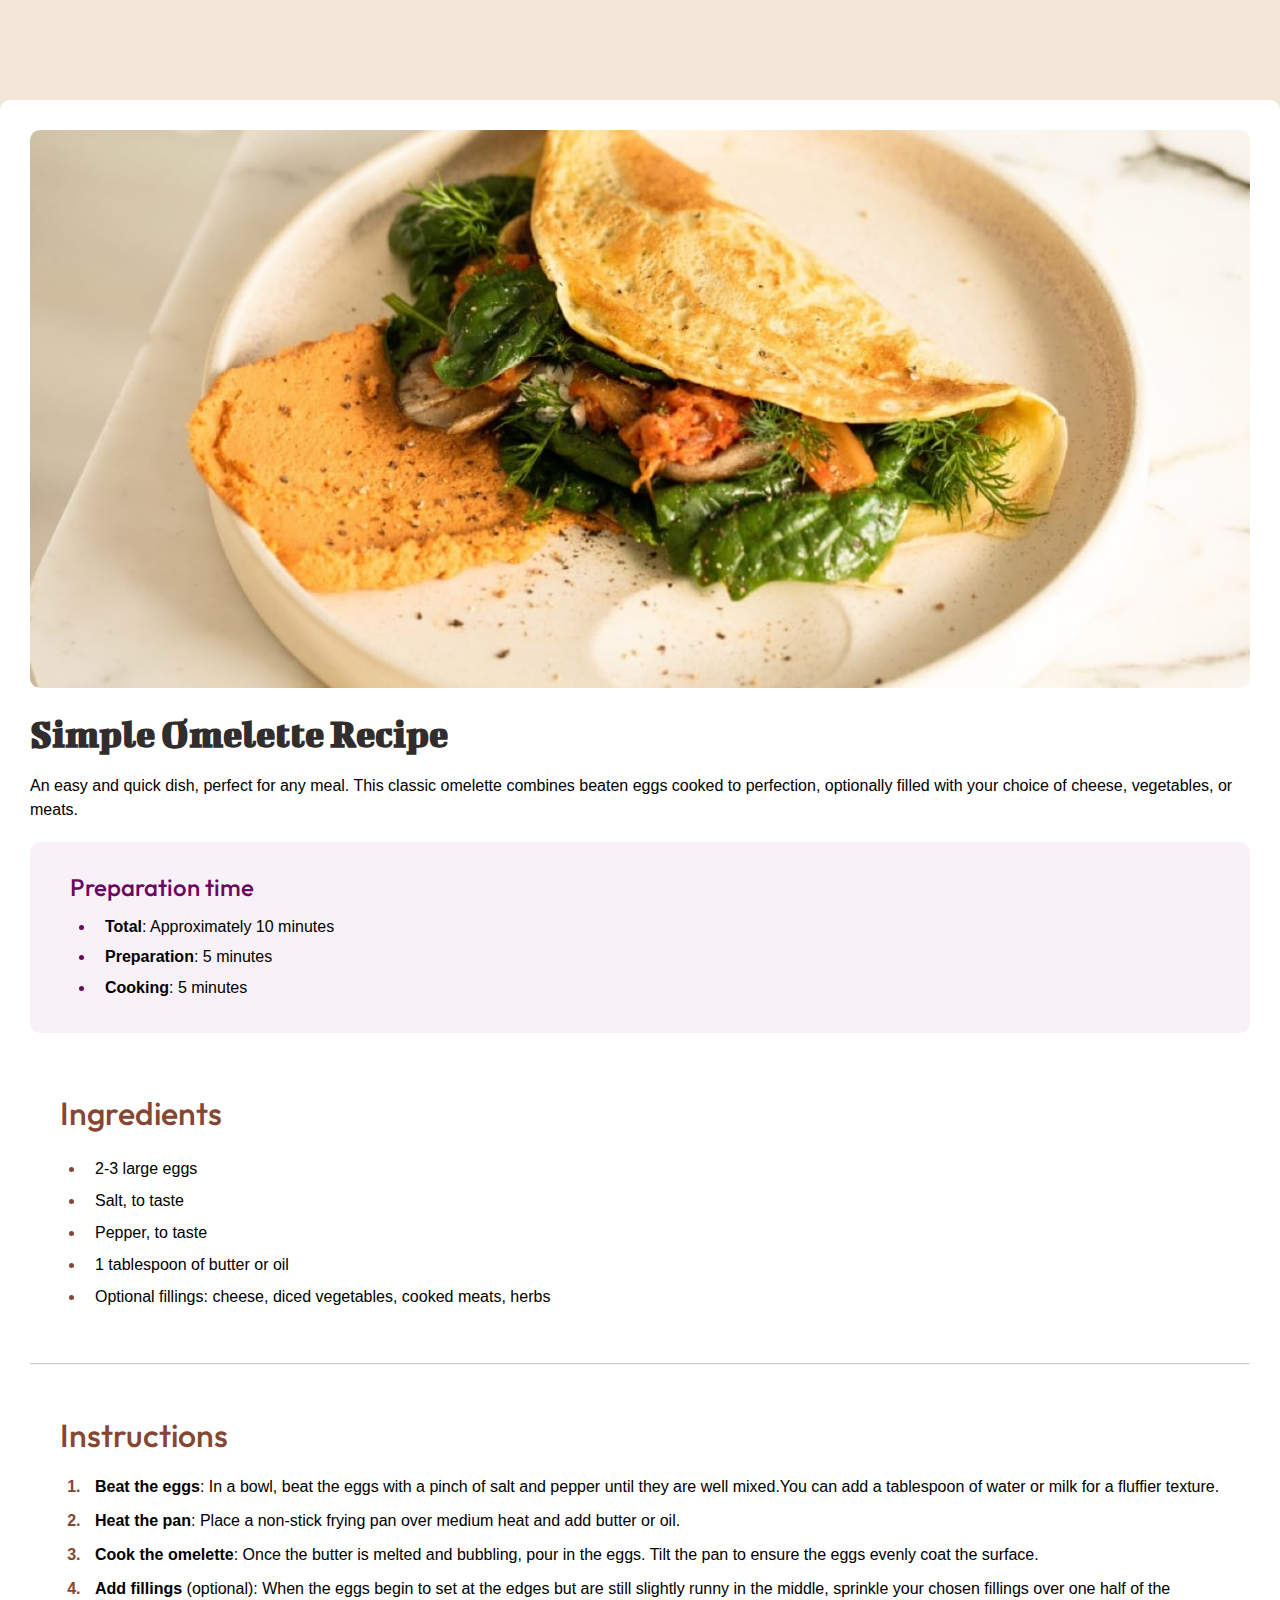
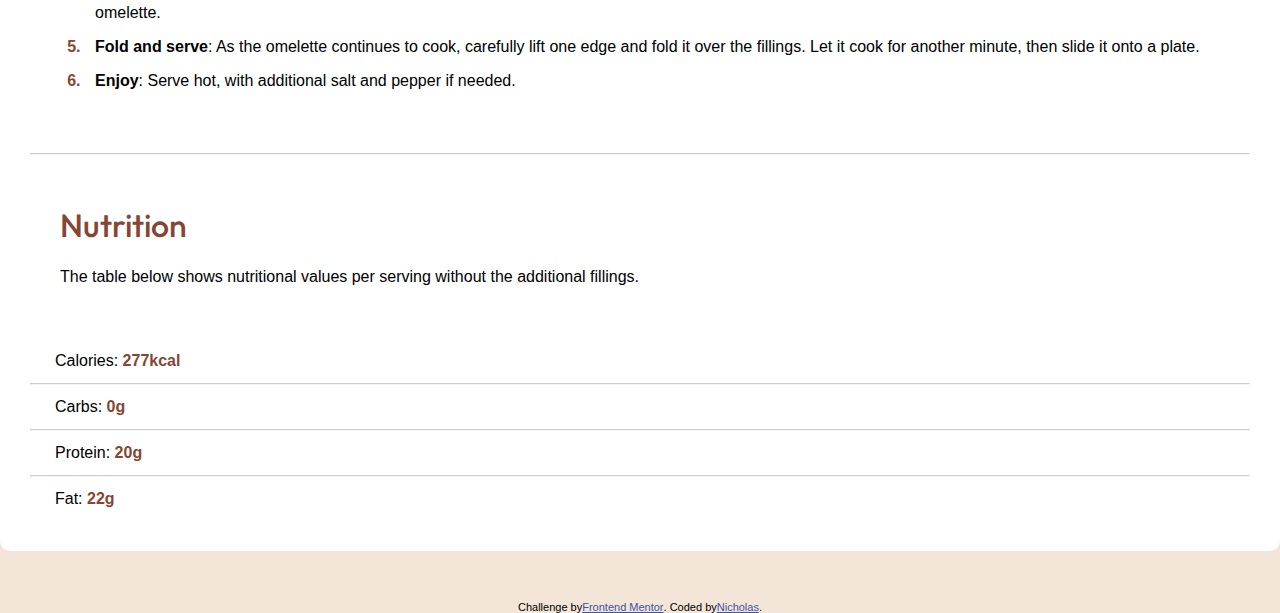
<file: index.html>
<!DOCTYPE html>
<html lang="pt-br">
<head>
  <meta charset="UTF-8">
  <meta name="viewport" content="width=device-width, initial-scale=1.0"> <!-- displays site properly based on user's device -->

  <link rel="icon" type="image/png" sizes="32x32" href="./assets/images/favicon-32x32.png">
  <link rel="stylesheet" href="style.css">
  
  <title>Frontend Mentor | Recipe page</title>

  <!-- Feel free to remove these styles or customise in your own stylesheet 👍 -->
  <style>
    .attribution { font-size: 11px; text-align: center; }
    .attribution a { color: hsl(228, 45%, 44%); }
  </style>
</head>
<body>
    <main>
      <header>
        <div><img src="assets/images/image-omelette.jpeg" alt="omelete" class="omelete"></div>

        <h1>Simple Omelette Recipe</h1>
      </header>
      <section>
        <p>
          An easy and quick dish, perfect for any meal. This classic omelette combines beaten eggs cooked
          to perfection, optionally filled with your choice of cheese, vegetables, or meats.
        </p>
      </section>
      <section class="Preparation">
        <h2>Preparation time</h2>
        <ul>
            <li>
              <strong>Total</strong>: Approximately 10 minutes
            </li>
            
            <li>
              <strong>Preparation</strong>: 5 minutes
            </li> 
           
            <li>
              <strong>Cooking</strong>: 5 minutes 
            </li>
        </ul>
      </section>
      <section class="ingredients">
        <h2>Ingredients</h2>
        <ul>
          <li>
            2-3 large eggs
          </li>

          <li>Salt, to taste

          </li>

          <li>
            Pepper, to taste
          </li>

          <li>
            1 tablespoon of butter or oil
          </li>

          <li>
            Optional fillings: cheese, diced vegetables, cooked meats, herbs
          </li>
        </ul>
      </section>

      <hr>

      <section class="Instructions">
        <h2>Instructions</h2>
        <ol>
          <li>
            <strong>Beat the eggs</strong>: In a bowl, beat the eggs with a pinch of salt and pepper until they are well mixed.You can add a tablespoon of water or milk for a fluffier texture.
          </li>

          <li>
            <strong>Heat the pan</strong>: Place a non-stick frying pan over medium heat and add butter or oil.
          </li>

          <li>
            <strong>Cook the omelette</strong>: Once the butter is melted and bubbling, pour in the eggs. Tilt the pan to ensure the eggs evenly coat the surface.
          </li>

          <li>
            <strong>Add fillings</strong> (optional): When the eggs begin to set at the edges but are still slightly runny in the middle, sprinkle your chosen fillings over one half of the omelette.
          </li>

          <li>
            <strong>Fold and serve</strong>: As the omelette continues to cook, carefully lift one edge and fold it over the fillings. Let it cook for another minute, then slide it onto a plate.
          </li>

          <li>
            <strong>Enjoy</strong>: Serve hot, with additional salt and pepper if needed.
          </li>
        </ol>
      </section>

      <hr>
      <section class="Nutrition">
        <h2>Nutrition</h2>
        <p>
          The table below shows nutritional values per serving without the additional fillings.
        </p>
      </section>
        <aside class="tabela">
            <p><span class="Calories">Calories:</span>                 277kcal</p>

            <hr>

            <p><span class="Carbs">Carbs:</span>                    0g</p>

            <hr>

            <p><span class="Protein">Protein:</span>                  20g</p>

            <hr>

            <p><span class="Fat">Fat:</span>                      22g</p>
        </aside>                           
    </main>
  <div class="attribution">
    Challenge by <a href="https://www.frontendmentor.io?ref=challenge" target="_blank">Frontend Mentor</a>. 
    Coded by <a href="#">Nicholas</a>.
  </div>
</body>
</html>
</file>
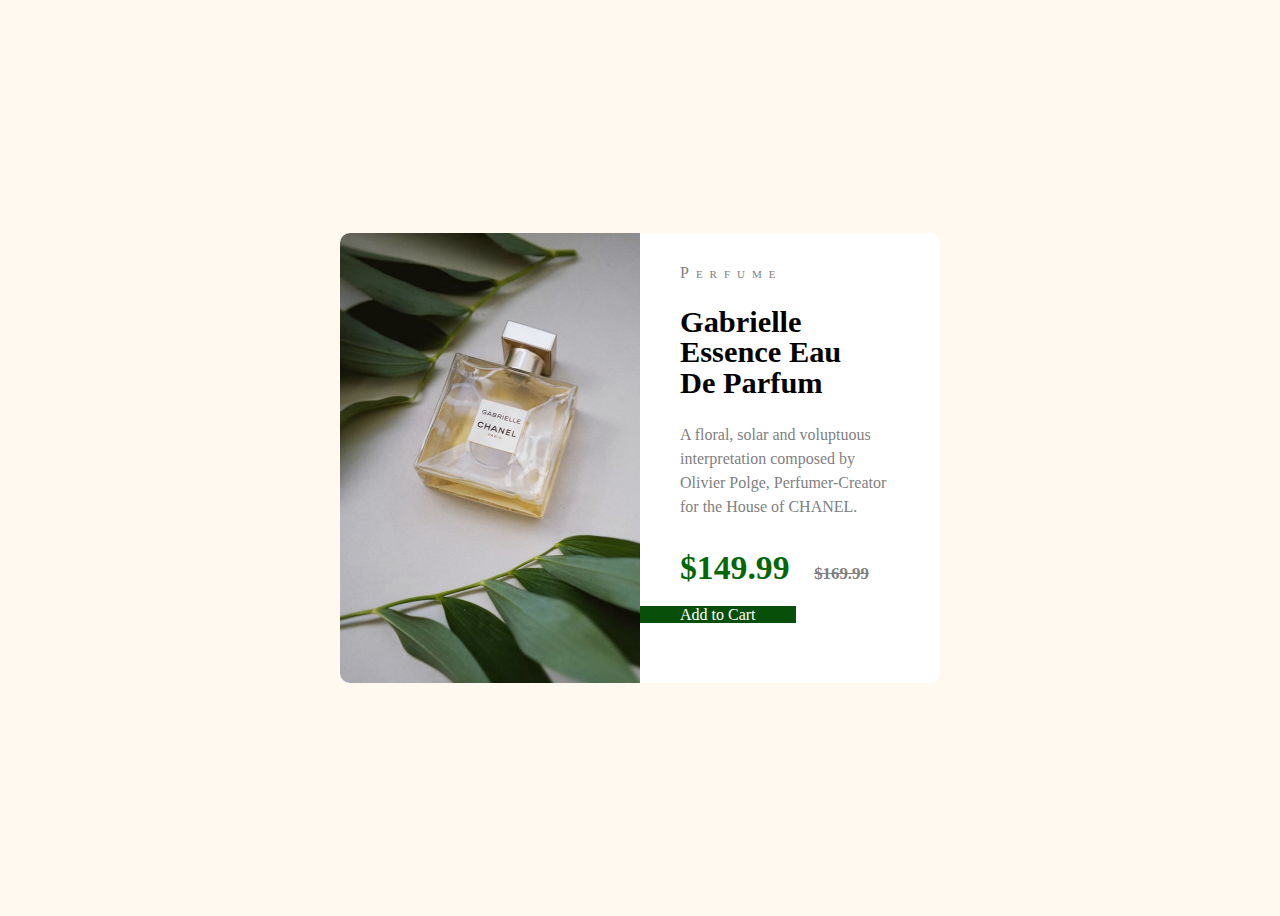
<file: PARFUM-S2/product-preview-card-component-main/index.html>
<!DOCTYPE html>
<html lang="pt-br">
<head>
  <meta charset="UTF-8">
  <meta name="viewport" content="width=device-width, initial-scale=1.0"> <!-- displays site properly based on user's device -->

  <link rel="icon" type="image/png" sizes="32x32" href="./images/favicon-32x32.png">
  <link rel="stylesheet" href="style.css">
  
  <title>Frontend Mentor | Product preview card component</title>

  <!-- Feel free to remove these styles or customise in your own stylesheet 👍 -->
  <style>
    .attribution { font-size: 11px; text-align: center; }
    .attribution a { color: hsl(228, 45%, 44%); }
  </style>
</head>
<body>
  <main>
    <div class="container">
      <div class="main">
        <div class="image-container">
          <img src="images/image-product-desktop.jpg" alt="Image Description">
        </div>
        <div class="text-content">
          <h1>Perfume</h1>
          <h2>
            Gabrielle<br>
             Essence Eau<br> 
             De Parfum
          </h2>
          <p>
            A floral, solar and voluptuous interpretation composed by Olivier Polge,
            Perfumer-Creator for the House of CHANEL.
          </p>
          <h3><span style="color: #036704; font-size: 1.8em; padding-right: 20px;">$149.99</span> <span style="text-decoration: line-through; font-size: 0.9em;">$169.99</span></h3>
          <a href="">Add to Cart</a>
        </div>
      </div>
    </div>
  </main>
</body>
</html>
</file>
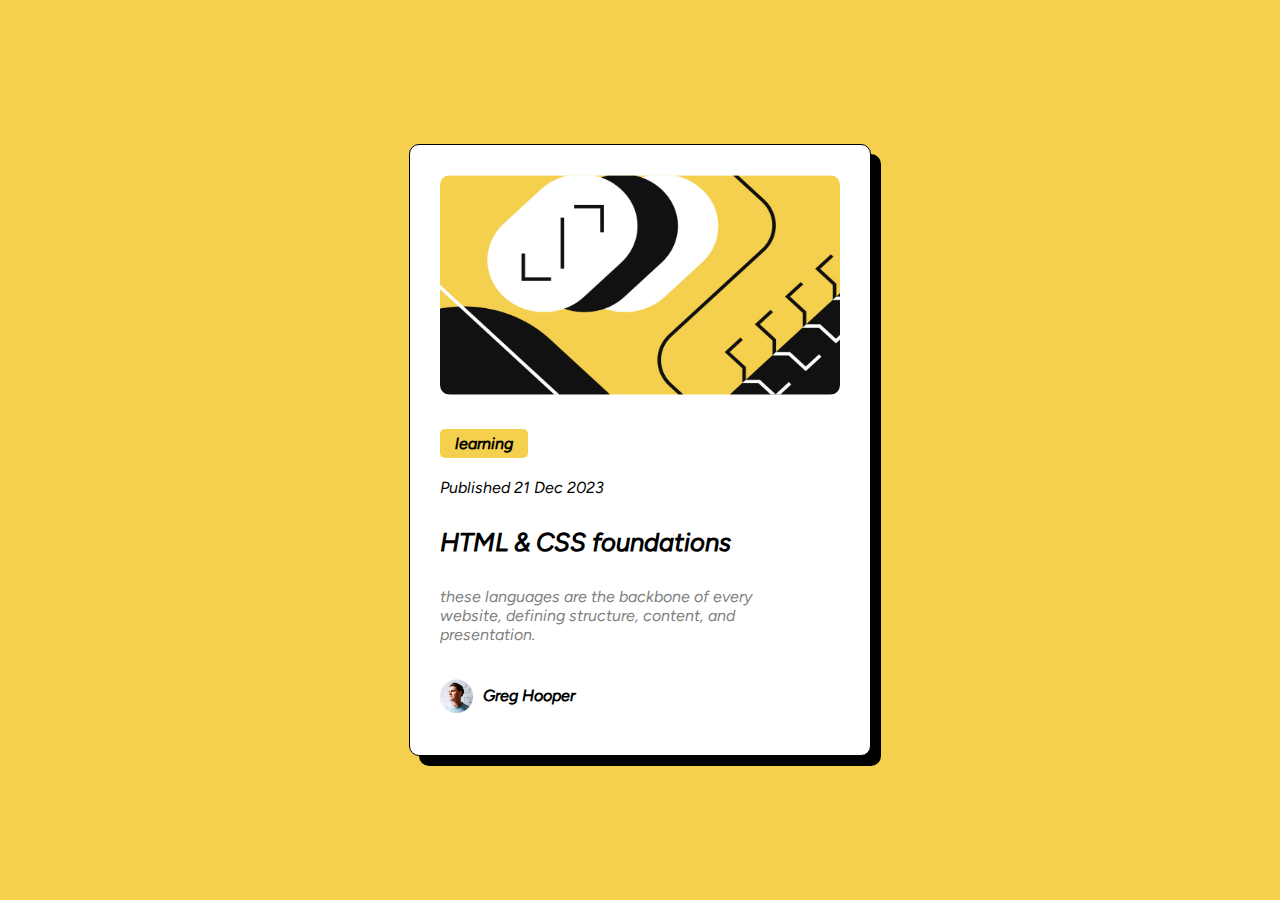
<file: BLOG CARD-S2/blog.html>
<!DOCTYPE html>
<html lang="pt-br">
<head>
    <meta charset="UTF-8">
    <meta name="viewport" content="width=device-width, initial-scale=1.0">
    <link rel="shortcut icon" href="blog-preview-card-main/assets/images/favicon-32x32.png" type="image/x-icon">
    <link rel="stylesheet" href="style.css">
    <title>blog card</title>
</head>
<body>
    <main>
        <section class="alinhamento-central">
            <div class="item"> 
                <img src="blog-preview-card-main/assets/images/illustration-article.jpg" alt="imagem amarela" class="img1">
                <div class="learning"><p>learning</p></div>
                <section class="data">
                    <p>Published 21 Dec 2023</p>
                </section>
                <section class="html">
                    <p>HTML & CSS foundations</p>
                </section>
                <section class="explication">
                    <p>these languages are the backbone of every <br>website, defining structure, content, and <br>presentation.</p>
                </section>
                <section class="container">
                    <img src="blog-preview-card-main/assets/images/image-avatar.webp" alt="perfil" class="img2"><p class="p">Greg Hooper</p>
                </section>
            </div>
        </section>
    </main>
</body>
</html>
</file>
<file: style.css>
@charset "UTF-8";

@import url('https://fonts.googleapis.com/css2?family=Bigshot+One&display=swap');
@import url('https://fonts.googleapis.com/css2?family=Outfit:wght@100..900&display=swap');

* {
    margin: 0px;
    padding: 0px;
    box-sizing: border-box;
}

html, body {
    min-height: 100vh;
    font-family: var(--font-text);
}

:root {
    --font-title: "Bigshot One", serif;
    --font-subtitles: 'Outfit', sans-serif; 
    --font-text: Verdana, Geneva, Tahoma, sans-serif;
    --color-nutmeg: hsl(14, 45%, 36%);
    --color-dark-raspberry: hsl(332, 51%, 32%);
    --color-white: hsl(0, 0%, 100%);
    --color-rose-white: hsl(330, 100%, 98%);
    --color-eggshell: hsl(30, 54%, 90%);
    --color-light-grey: hsl(30, 18%, 87%);
    --color-wenge-brown: hsl(30, 10%, 34%);
    --color-dark-charcoal: hsl(24, 5%, 18%);
}

body {
    background-color: var(--color-eggshell); 
}

main {
    background-color: var(--color-white);
    margin: auto;
    margin-top: 100px;
    margin-bottom: 50px;
    max-width: 9cm;
    min-height: 160vh;
    border-radius: 10px;
    padding: 30px;
    box-sizing: border-box;
}

.omelete {
    margin: auto;
    width: 100%;
    height: auto;
    border-radius: 10px;
}

h1 {
    font-family: var(--font-title);
    font-style: normal;
    color: var(--color-dark-charcoal);
    padding: 20px 0px 0px 0px;
    font-size: 2em;
}

p {
    font-family: var(--font-text);
    font-weight: 400;
    font-size: 1em;
    padding: 20px 0px;
    line-height: 1.5em;
}

.Preparation {
    width: 100%;
    border-radius: 10px;
    padding: 20px;
    margin-bottom: 30px;
    background-color: rgba(128, 0, 128, 0.055);
    box-sizing: border-box;
}

.Preparation h2 {
    color: rgb(105, 7, 97);
    font-family: var(--font-subtitles);
    font-weight: 500;
    padding-left: 10px;
    padding-bottom: 10px;
}

.Preparation ul {
    padding-left: 35px;
    line-height: 1.9em;
}

.Preparation li::marker {
    color: rgb(105, 7, 97);
}

.Preparation li {
    padding-left: 10px;
}

.ingredients h2 {
    color: var(--color-nutmeg);
    font-family: var(--font-subtitles);
    font-weight: 500;
    font-size: 1.8em;
    padding-bottom: 20px;
}

.ingredients ul {
    padding-left: 25px;
    line-height: 2em;
    padding-bottom: 20px;
}

.ingredients li::marker {
    color: var(--color-nutmeg);
}

.ingredients li {
    padding-left: 10px;
}

hr {
    opacity: 50%;
}

.Instructions h2 {
    padding-top: 20px;
    color: var(--color-nutmeg); 
    font-family: var(--font-subtitles);
    font-weight: 500;
    font-size: 1.8em;
    padding-bottom: 20px;
}

.Instructions ol {
    padding-left: 25px;
    line-height: 1.5em;
    padding-bottom: 20px;
}

.Instructions li::marker {
    color: var(--color-nutmeg);
    font-weight: bolder;
}

.Instructions li {
    padding-left: 10px;
    padding-bottom: 10px;
}

.Nutrition h2 {
    padding-top: 20px;
    color: var(--color-nutmeg); 
    font-family: var(--font-subtitles);
    font-weight: 500;
    font-size: 1.8em;
    padding-bottom: 20px;
}

.Nutrition p {
    padding: 0px 0px 20px;
}

aside p {
    padding: 10px 0px;
    text-indent: 25px;
}

.tabela p {
    color: var(--color-nutmeg);
    font-weight: 600;
}

.attribution {
    display: flex;
    justify-content: center;
    align-items: center;
}

/* Responsividade para dispositivos móveis */
@media (max-width: 600px) {
    h1 {
        font-size: 1.5em;
    }

    .ingredients h2, .Instructions h2, .Nutrition h2 {
        font-size: 1.5em;
    }

    .Preparation, .ingredients ul, .Instructions ol {
        padding-left: 20px;
    }
}

/* Ajustes para desktop */
@media (min-width: 375px) {
    main {
        max-width: 1440px;
    }

    .Preparation, .ingredients, .Instructions, .Nutrition {
        padding: 30px;
    }

    h1 {
        font-size: 2.5em;
    }

    .ingredients h2, .Instructions h2, .Nutrition h2 {
        font-size: 2em;
    }

    .Calories {
        color: black;
        font-weight: 400;
    }
    
    .Carbs {
        color: black;
        font-weight: 400;
    }
    
    .Protein {
        color: black;
        font-weight: 400;
    }
    
    .Fat { 
        color: black;
        font-weight: 400;
    }
    
}
</file>
<file: PARFUM-S2/product-preview-card-component-main/style.css>
@charset "utf-8"

* {
    margin: 0px;
    padding: 0px;
    box-sizing: border-box;
}

body {
    display: flex;
    justify-content: center;
    align-items: center;
    background-color: rgb(255, 249, 240);
    height: 100vh;
}

.container {
    display: flex;
  }
  
  .main {
    margin: auto;
    display: flex;
    background-color: rgb(255, 255, 255);
    max-width: 600px;
    max-height: 450px;
    border-radius: 10px;
  }
  
  .image-container {
    width: 50%; /* Set width for image container */
  }
  
  .image-container img {
    width: 100%; /* Image takes up full width of its container */
    max-height: auto; /* Maintain aspect ratio */
    border-radius: 10px 0px 0px 10px;
  }
  
  .text-content {
    width: 50%; /* Set width for text content */
  }

  h1,h2,h3,p,a {
    padding-left: 40px;
    padding-right: 40px;
  }
  
  h1 {
    padding-top: 20px;
    color: gray;
    font-variant: small-caps;
    font-size: 1em;
    font-weight: 400;
    letter-spacing: 7px;
  }

  h2 {
    font-size: 1.9em;
    font-weight: 900;
    line-height: 1em;
  }

  h3 {
    color: gray;
  }

  p {
    color: gray;
    font-weight: 400;
    line-height: 1.5em;
    font-size: 1em;
    margin-bottom: 30px;
  }

  a {
    color: white;
    
    text-decoration: none;
    background-color: #084f09;
  }
</file>
<file: BLOG CARD-S2/style.css>
@charset "UTF-8";

@font-face {
    font-family: 'Figtree';
    src: url(blog-preview-card-main/assets/fonts/Figtree-Italic-VariableFont_wght.ttf);
    font-weight: normal;
}

* {
    margin: 0px;
    padding: 0px;
    font-family: var(--font-universal);
}

:root {
    --font-universal: 'Figtree';
    --color-yellow:#f5d04e;
}

body {
    background-color: #f5d04e;
}

.alinhamento-central {
	width: 100vw;/*usar essa porra sempre*/
    height: 100vh;/*usar essa porra sempre*/
    display: flex;
    justify-content: center;
    align-items: center;
}

.alinhamento-central .item {
    width: 400px;
    height: 550px;
    border-radius: 10px;
    background: #fff;
    padding: 30px;
    border: solid black 1px;
    box-shadow: 10px 10px black;
    transition-duration: 0.7s;
}

.item:hover {
    transform: translate(-10px, -10px);
    box-shadow: 20px 20px black;
}

.img1 {
    width: 100%;
    height: 40%;
    border-radius: 10px;
}

.learning {
    margin-top:30px;
    padding: 5px 15px;
    border-radius: 5px;
    font-weight: 600;
    display: inline-block;
    background-color: #f5d04e;
}

.data {
    margin-top: 20px;
    font-weight: 500;
}

.html {
    margin-top: 30px;
    font-weight: bolder;
    font-size: 1.6em;
}

.explication {
    margin-top: 30px;
    color: gray;
}

.container {
    display: inline-flex;
    align-items: center;
}

.img2 {
    margin-top: 35px;
    width: 20%;
}

.p {
    margin-top: 35px;
    font-weight: bolder;
    padding-left: 10px;
}
</file>
